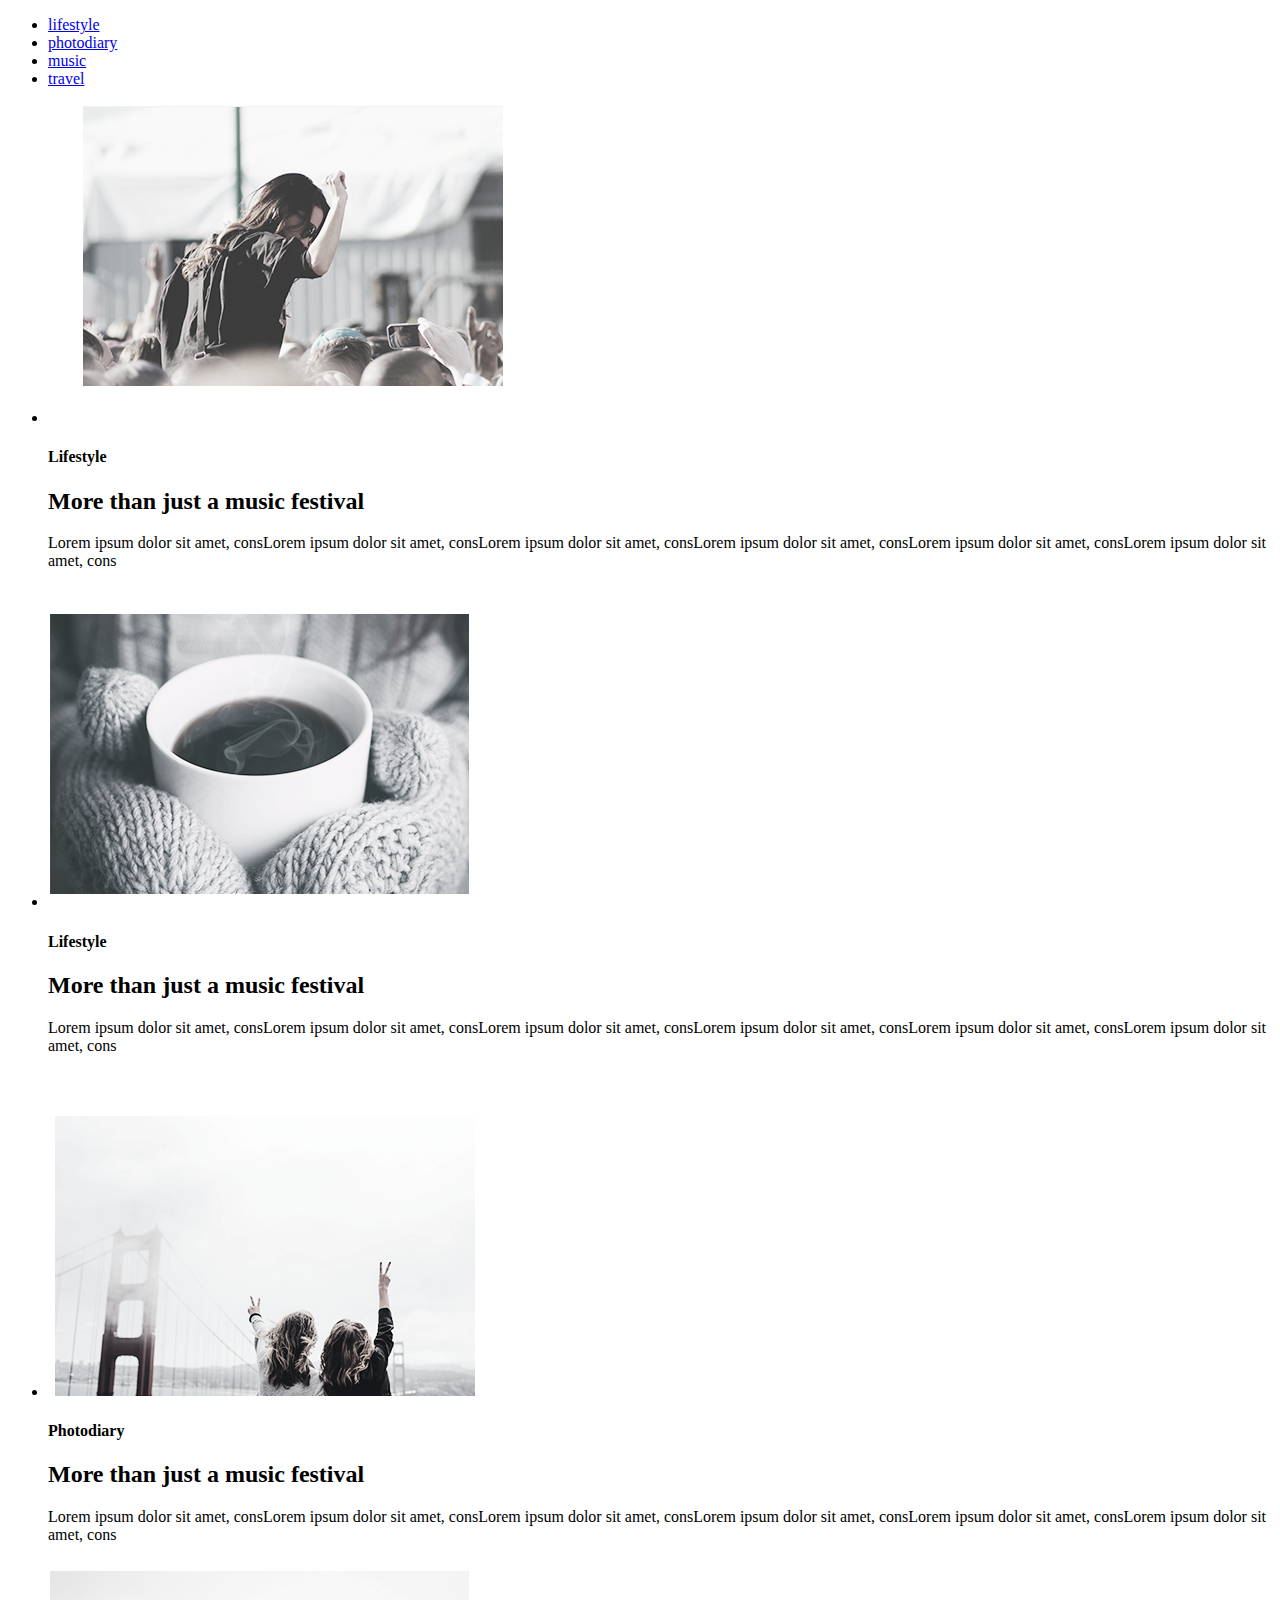
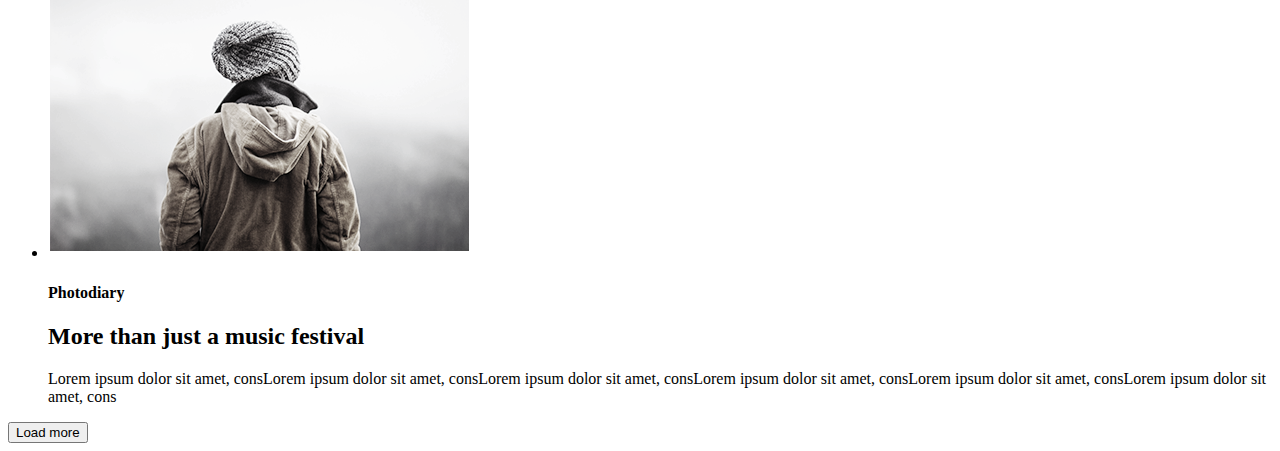
<file: 02-html/index.html>
<!DOCTYPE html>
<html lang="en">
<head>
    <meta charset="UTF-8">
    <meta name="viewport" content="width=device-width, initial-scale=1.0">
    <title>Document</title>
</head>
<body>
    <nav>
        <ul>
            <li><a href="#">lifestyle</a></li>
            <li><a href="#">photodiary</a></li>
            <li><a href="#">music</a></li>
            <li><a href="#">travel</a></li>
        </ul>
    </nav>
    <ul>
        <li>
            <img src="./images/image-1.png" alt="waitress">    
            <h4>Lifestyle</h4>    
            <h2>More than just a music festival </h2>
            <p>Lorem ipsum dolor sit amet, consLorem ipsum dolor sit amet, consLorem ipsum dolor sit amet, consLorem ipsum dolor sit amet, consLorem ipsum dolor sit amet, consLorem ipsum dolor sit amet, cons</p>
        </li>
        <li>
            <img src="./images/image-2.png" alt="cup coffe">    
            <h4>Lifestyle</h4>    
            <h2>More than just a music festival </h2>
            <p>Lorem ipsum dolor sit amet, consLorem ipsum dolor sit amet, consLorem ipsum dolor sit amet, consLorem ipsum dolor sit amet, consLorem ipsum dolor sit amet, consLorem ipsum dolor sit amet, cons</p>
        </li>
        <li>
            <img src="./images/image-3.png" alt="bridge and two gierls">    
            <h4>Photodiary</h4>    
            <h2>More than just a music festival </h2>
            <p>Lorem ipsum dolor sit amet, consLorem ipsum dolor sit amet, consLorem ipsum dolor sit amet, consLorem ipsum dolor sit amet, consLorem ipsum dolor sit amet, consLorem ipsum dolor sit amet, cons</p>
        </li>
        <li>
            <img src="./images/image-4.png" alt="man standing with his back">    
            <h4>Photodiary</h4>    
            <h2>More than just a music festival </h2>
            <p>Lorem ipsum dolor sit amet, consLorem ipsum dolor sit amet, consLorem ipsum dolor sit amet, consLorem ipsum dolor sit amet, consLorem ipsum dolor sit amet, consLorem ipsum dolor sit amet, cons</p>
        </li>
    </ul>
    <button>Load more </button>
</body>
</html>
</file>
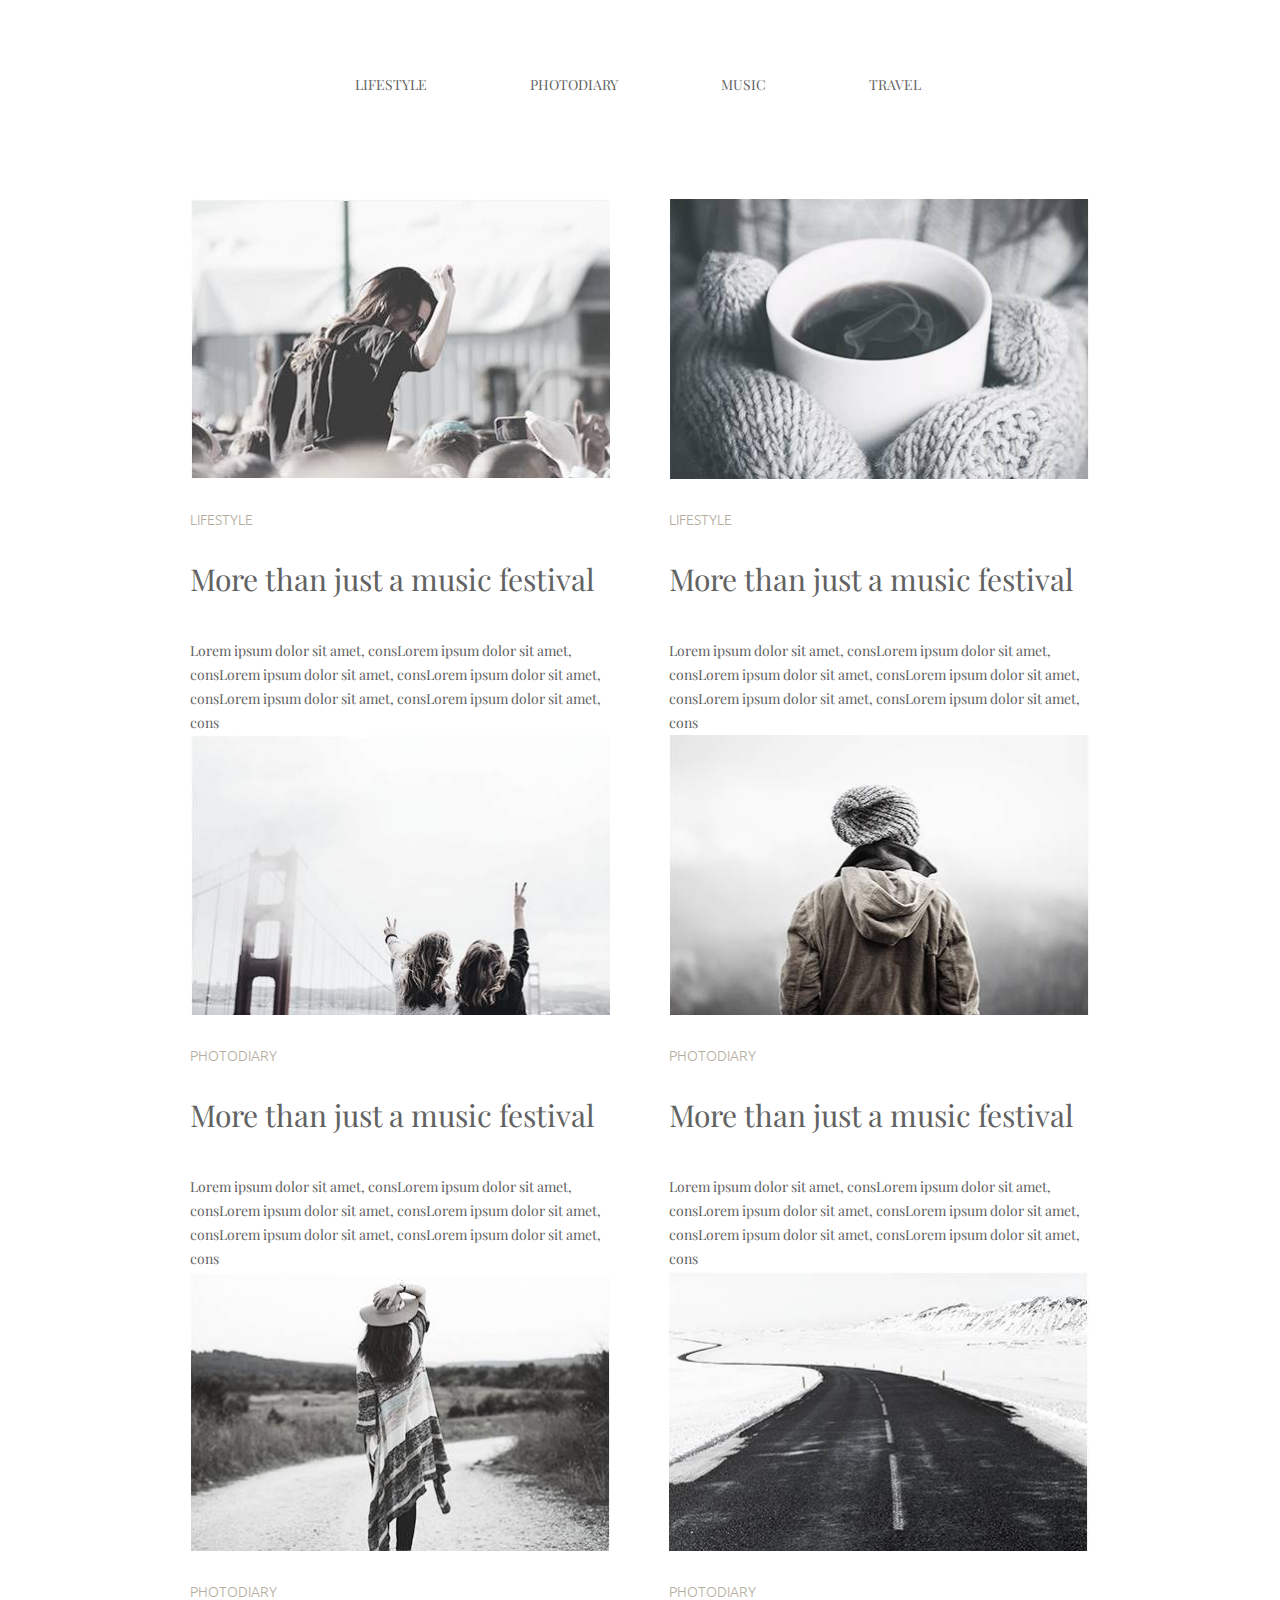
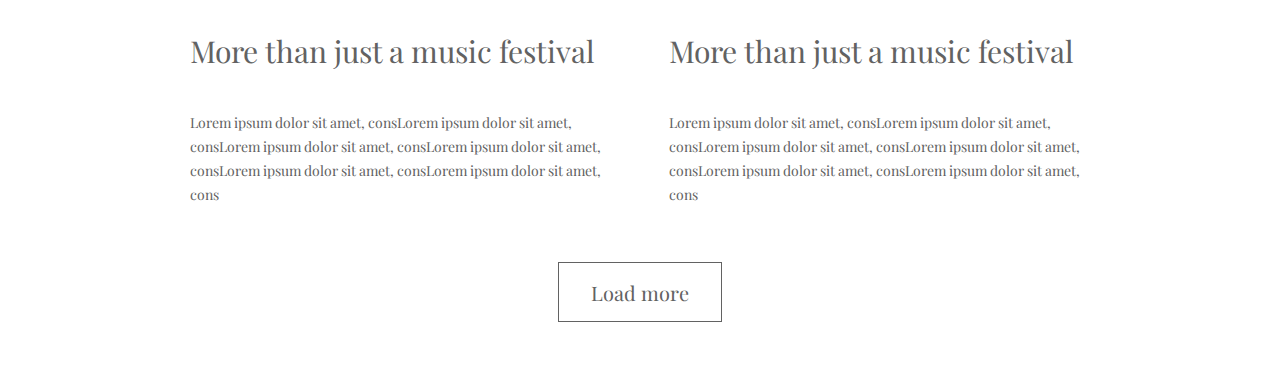
<file: 03-css/index.html>
<!DOCTYPE html>
<html lang="en">
<head>
    <meta charset="UTF-8">
    <meta name="viewport" content="width=device-width, initial-scale=1.0">
    <title>Document</title>
    <link rel="stylesheet" href="style.css">
    <link rel="preconnect" href="https://fonts.gstatic.com">
    <link href="https://fonts.googleapis.com/css2?family=Playfair+Display&display=swap" rel="stylesheet">
    <link rel="preconnect" href="https://fonts.gstatic.com">
    <link href="https://fonts.googleapis.com/css2?family=Ubuntu:wght@300&display=swap" rel="stylesheet">
</head>
<body>
    <div class="wrapper">
        <nav>
            <ul class="menu">
                <li class="menu__item"><a class="menu__item_link" href="#">lifestyle</a></li>
                <li class="menu__item"><a class="menu__item_link" href="#">photodiary</a></li>
                <li class="menu__item"><a class="menu__item_link" href="#">music</a></li>
                <li class="menu__item"><a class="menu__item_link" href="#">travel</a></li>
            </ul>
        </nav>
        <ul class="articles">
            <li class="article">
                <img class="article__img" width="420" src="./images/image-1.jpg" alt="waitress">    
                <h4 class="article__subtitle">Lifestyle</h4>    
                <h2 class="article__title">More than just a music festival </h2>
                <p class="article__text">Lorem ipsum dolor sit amet, consLorem ipsum dolor sit amet, consLorem ipsum dolor sit amet, consLorem ipsum dolor sit amet, consLorem ipsum dolor sit amet, consLorem ipsum dolor sit amet, cons</p>
            </li>
            <li class="article">
                <img class="article__img" width="420" src="./images/image-2.jpg" alt="cup coffe">    
                <h4 class="article__subtitle">Lifestyle</h4>    
                <h2 class="article__title">More than just a music festival </h2>
                <p class="article__text">Lorem ipsum dolor sit amet, consLorem ipsum dolor sit amet, consLorem ipsum dolor sit amet, consLorem ipsum dolor sit amet, consLorem ipsum dolor sit amet, consLorem ipsum dolor sit amet, cons</p>
            </li>
            <li class="article">
                <img class="article__img" width="420" src="./images/image-3.jpg" alt="bridge and two gierls">    
                <h4 class="article__subtitle">Photodiary</h4>    
                <h2 class="article__title">More than just a music festival </h2>
                <p class="article__text">Lorem ipsum dolor sit amet, consLorem ipsum dolor sit amet, consLorem ipsum dolor sit amet, consLorem ipsum dolor sit amet, consLorem ipsum dolor sit amet, consLorem ipsum dolor sit amet, cons</p>
            </li>
            <li class="article">
                <img class="article__img" width="420" src="./images/image-4.jpg" alt="man standing with his back">    
                <h4 class="article__subtitle">Photodiary</h4>    
                <h2 class="article__title">More than just a music festival </h2>
                <p class="article__text">Lorem ipsum dolor sit amet, consLorem ipsum dolor sit amet, consLorem ipsum dolor sit amet, consLorem ipsum dolor sit amet, consLorem ipsum dolor sit amet, consLorem ipsum dolor sit amet, cons</p>
            </li>
            <li class="article">
                <img class="article__img" width="420" src="./images/image-5.jpg" alt="bridge and two gierls">    
                <h4 class="article__subtitle">Photodiary</h4>    
                <h2 class="article__title">More than just a music festival </h2>
                <p class="article__text">Lorem  ipsum dolor sit amet, consLorem ipsum dolor sit amet, consLorem ipsum dolor sit amet, consLorem ipsum dolor sit amet, consLorem ipsum dolor sit amet, consLorem ipsum dolor sit amet, cons</p>
            </li>
            <li class="article">
                <img class="article__img" width="420" src="./images/image-6.jpg" alt="man standing with his back">    
                <h4 class="article__subtitle">Photodiary</h4>    
                <h2 class="article__title">More than just a music festival </h2>
                <p class="article__text">Lorem ipsum dolor sit amet, consLorem ipsum dolor sit amet, consLorem ipsum dolor sit amet, consLorem ipsum dolor sit amet, consLorem ipsum dolor sit amet, consLorem ipsum dolor sit amet, cons</p>
            </li>
        </ul>
        <button class="button">Load more</button>
    </div>
</body>
</html>
</file>
<file: 03-css/style.css>
* {
    box-sizing: border-box;
    margin: 0;
    padding: 0;
}

.wrapper {
    width: 900px;
    margin: 0 auto;
    padding: 75px 0 70px 0;
}

.menu {
    width: 570px;
    margin: 0 auto;
}

.menu__item {
    margin-right: 99px;
    display: inline-block;
    list-style-type: none;
}

.menu__item:last-child {
    margin-right: 0px;
}

.menu__item_link {
    font-size: 14px;
    color: #626262;
    font-weight: 400;
    font-family: 'Playfair Display', serif;
    text-transform: uppercase;
    text-decoration: none;
}

.menu__item_link:hover {
    color: #03a9f4;
}

.articles {
    margin-top: 105px;
    margin-right: -60px;
}

.article {
    display: inline-block;
    width: 420px;
    margin-right: 55px;
    list-style-type: none;
    padding-left: 0;
    margin-bottom: 0;
}

.article__img {
    display: block;
    height: 280px;
}

.article__subtitle {
    margin-top: 30px;
    font-size: 14px;
    color: #b4ad9e;
    font-weight: 300;
    font-family: 'Ubuntu', sans-serif;
    text-transform: uppercase;
}

.article__title {
    margin-top: 30px;
    font-size: 30px;
    color: #626262;
    font-weight: 400;
    font-family: 'Playfair Display', serif;
}

.article__text {
    margin-top: 40px;
    font-size: 14px;
    line-height: 24px;
    color: #626262;
    font-weight: 400;
    font-family: 'Playfair Display', serif;
}

.button {
    width: 164px;
    height: 60px;
    border: 1px solid #626262;
    background-color: #fff;
    cursor: pointer;
    display: block;
    margin: 0 auto;
    margin-top: 55px;
    font-size: 20px;
    color: #626262;
    font-weight: 400;
    font-family: "Playfair Display";
}
</file>
